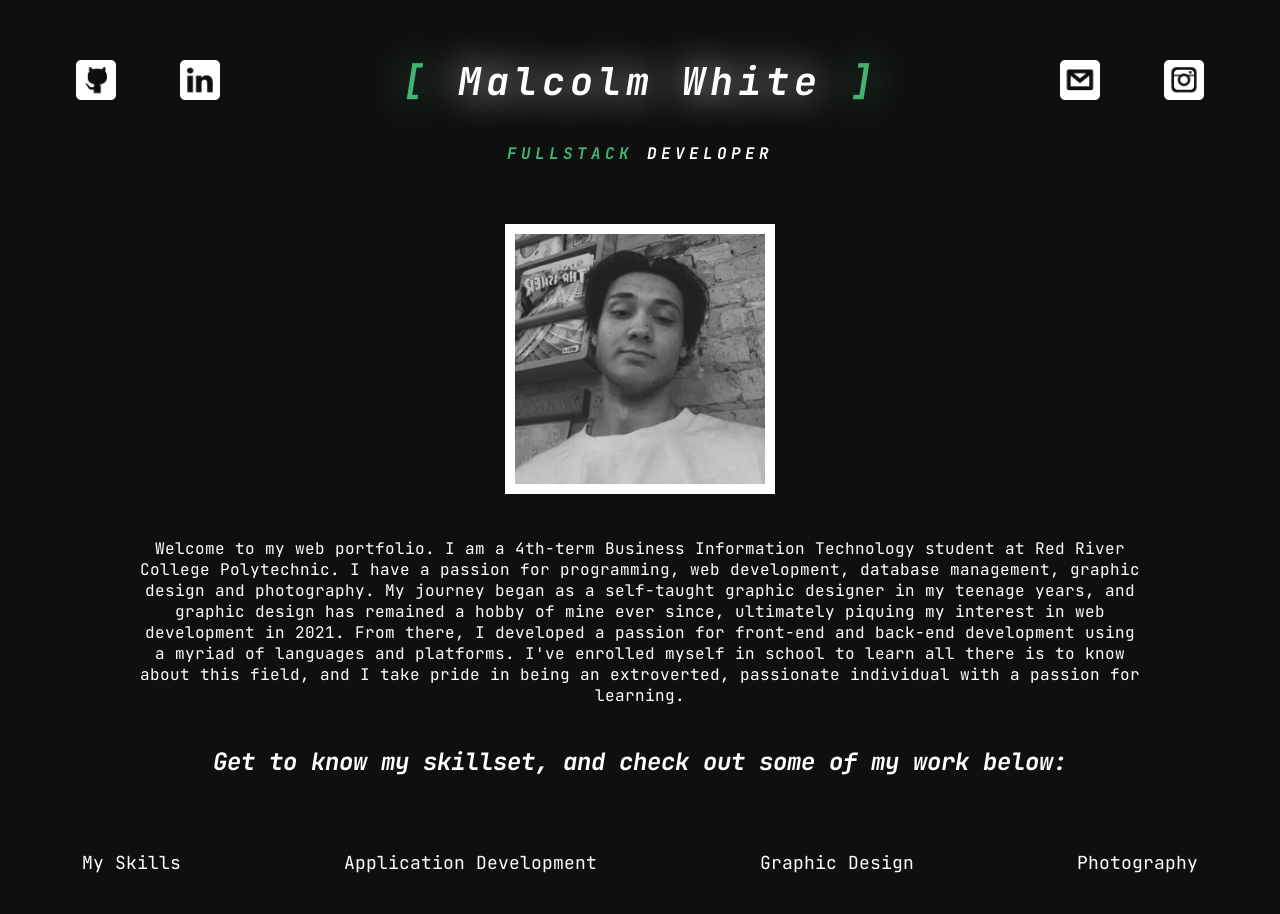
<file: index.html>
<!DOCTYPE html>
<html lang="en">
    <head>
        <meta charset="UTF-8">
        <title>Malcolm White</title>
        <link href="styles.css" rel="stylesheet">
    </head>
    <body>
        <div id="header">
            <div id="link-logos1">
                <a href="https://github.com/Malcsta" target="_blank"><img src="images/github.png" id="github" alt="github logo"></a>
                <a href="https://www.linkedin.com/in/malcolmmgwhite/" target="_blank"><img src="images/linkedin.png" id="linkedin" alt="linkedin logo"></a>
            </div>
            <h1 style="font-size:3vw;"> <span class="greenpar">[</span> Malcolm White <span class="greenpar">]</span> </h1>
            <div id="link-logos2">
                <a href="contact.html"><img src="images/mail.png" id="mail" alt="mail logo"></a>
                <a href="https://www.instagram.com/mm___gw/" target="_blank"><img src="images/insta.png" id="insta" alt="insta logo"></a>
            </div>
        </div>
        <h2 id="fsdev" ><span class="greenpar">FULLSTACK</span> DEVELOPER</h2>
        <div class="bio">
            <img src="images/malcolm.jpg" id="self-portrait" alt="A photo of Malcolm">
            <p id="bio-text">Welcome to my web portfolio. I am a 4th-term Business Information Technology student at Red River College Polytechnic.
            I have a passion for programming, web development, database management, graphic design and photography. 
            My journey began as a self-taught graphic designer in my teenage years, and graphic design has remained a hobby of mine
            ever since, ultimately piquing my interest in web development in 2021. From there, I developed
            a passion for front-end and back-end development using a myriad of languages and platforms. I've enrolled myself in 
            school to learn all there is to know about this field, and I take pride in being an extroverted, passionate individual 
            with a passion for learning.</p>

            <h2 id="getToKnow">Get to know my skillset, and check out some of my work below:</h2>
        </div>
        <div id="skills-div">
            <ul>
                <li><a href="myskills.html">My Skills</a></li>
                <li><a href="softwaredev.html">Application Development</a></li>
                <li><a href="graphicdesign.html">Graphic Design</a></li>
                <li><a href="photography.html">Photography</a></li>
            </ul>
        </div>
    </body>
</html>
</file>
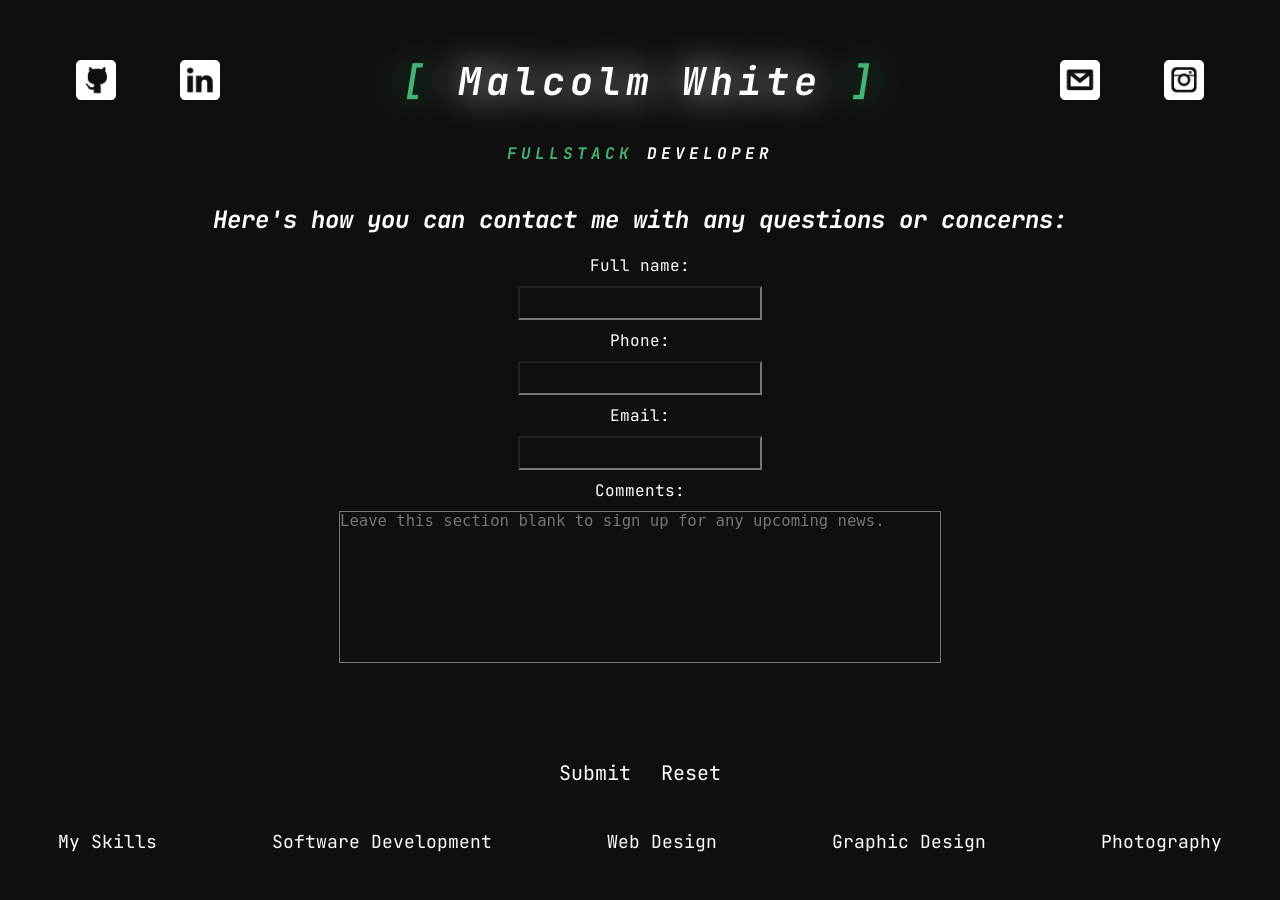
<file: contact.html>
<!DOCTYPE html>
<html lang="en">
<head>
    <meta charset="UTF-8">
    <title>Malcolm White</title>
    <link href="styles.css" rel="stylesheet">
</head>
<body>
    <div id="header">
        <div id="link-logos1">
            <a href="https://github.com/Malcsta" target="_blank"><img src="images/github.png" id="github" alt="github logo"></a>
            <a href="https://www.linkedin.com/in/malcolmmgwhite/" target="_blank"><img src="images/linkedin.png" id="linkedin" alt="linkedin logo"></a>
        </div>
        <h1 style="font-size:3vw;"><a href="index.html"><span class="greenpar">[</span> Malcolm White <span class="greenpar">]</span></a></h1>
        <div id="link-logos2">
            <a href="contact.html"><img src="images/mail.png" id="mail" alt="mail logo"></a>
            <a href="https://www.instagram.com/mm___gw/" target="_blank"><img src="images/insta.png" id="insta" alt="insta logo"></a>
        </div>
    </div>
    <h2 id="fsdev"><span class="greenpar">FULLSTACK</span> DEVELOPER</h2>
    <div class="portfolio">
        <h2 class="portfolio-title">Here's how you can contact me with any questions or concerns:</h2>
    </div>
    <div class="contactSheet">
        <form id="contactForm" action="index.html">
            <div id="contact">
                <p>Full name:</p> <input id="fullName" type="text">
                <p class="error" id="fullName_error">Invalid name</p>
                <p>Phone:</p> <input id="phone" type="text">
                <p class="error" id="phone_error">Invalid phone</p>
                <p>Email:</p> <input id="email" type="text">
                <p class="error" id="email_error">Invalid email</p>
                <p>Comments:</p> <textarea placeholder="Leave this section blank to sign up for any upcoming news." id="comments" cols="100" rows="5"></textarea>
            </div>
            <div id="contactButtons">
                <button type="submit" id="submit">Submit</button>
                <button type="reset" id="reset">Reset</button>
            </div>
        </form>
    </div>
    <div id="skills-div">
        <ul>
            <li><a href="myskills.html">My Skills</a></li>
            <li><a href="softwaredev.html">Software Development</a></li>
            <li><a href="webdesign.html">Web Design</a></li>
            <li><a href="graphicdesign.html">Graphic Design</a></li>
            <li><a href="photography.html">Photography</a></li>
        </ul>
    </div>
    <script src="scripts.js"></script>
</body>
</html>
</file>
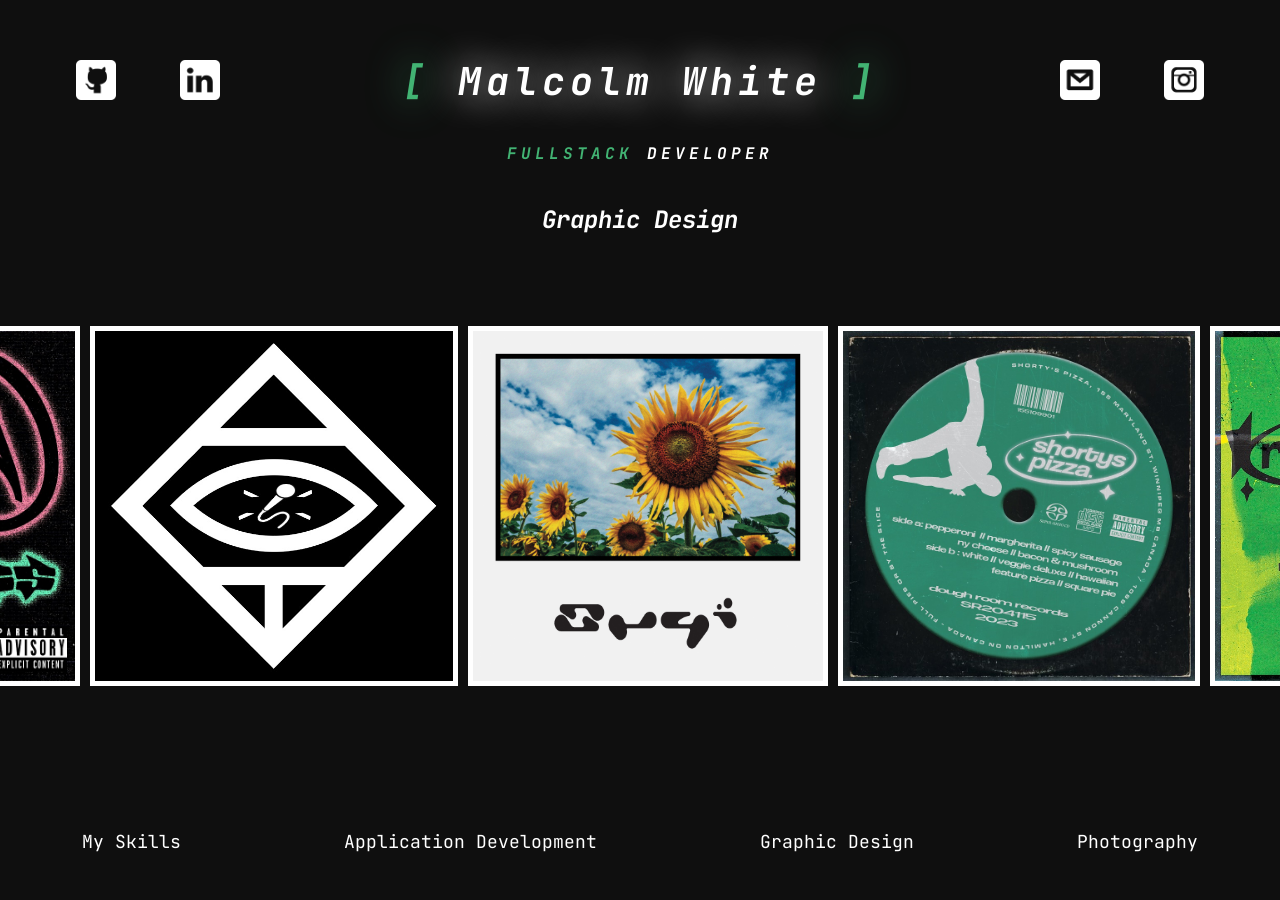
<file: graphicdesign.html>
<!DOCTYPE html>
<html lang="en">
    <head>
        <meta charset="UTF-8">
        <title>Malcolm White</title>
        <link href="styles.css" rel="stylesheet">
    </head>
    <body>
        <div id="header">
            <div id="link-logos1">
                <a href="https://github.com/Malcsta" target="_blank"><img src="images/github.png" id="github" alt="github logo"></a>
                <a href="https://www.linkedin.com/in/malcolmmgwhite/" target="_blank"><img src="images/linkedin.png" id="linkedin" alt="linkedin logo"></a>
            </div>
            <h1 style="font-size:3vw;"><a href="/index.html"> <span class="greenpar">[</span> Malcolm White <span class="greenpar">]</span> </a></h1>
            <div id="link-logos2">
                <a href="contact.html"><img src="images/mail.png" id="mail" alt="mail logo"></a>
                <a href="https://www.instagram.com/mm___gw/" target="_blank"><img src="images/insta.png" id="insta" alt="insta logo"></a>
            </div>
        </div>
        <h2 id="fsdev"><span class="greenpar">FULLSTACK</span> DEVELOPER</h2>
        <div class="portfolio">
            <h2 class="portfolio-title">Graphic Design</h2>
        </div>
        <div class="gdcontent">
            <img src="images/graphicdesign/MISHA1.jpg" id="misha" alt="Malcolm's artwork">
            <img src="images/graphicdesign/ALEX1.jpg" id="alex" alt="Malcolm's artwork">
            <img src="images/graphicdesign/sugi.jpg" id="sugi" alt="Malcolm's artwork">
            <img src="images/graphicdesign/SHORTYS1.jpg" id="shortys" alt="Malcolm's artwork">
            <img src="images/graphicdesign/ryan.jpg" id="ryan" alt="Malcolm's artwork">
        </div>
        <div id="skills-div">
            <ul>
                <li><a href="myskills.html">My Skills</a></li>
                <li><a href="softwaredev.html">Application Development</a></li>
                <li><a href="graphicdesign.html">Graphic Design</a></li>
                <li><a href="photography.html">Photography</a></li>
            </ul>
        </div>
    </body>
</html>
</file>
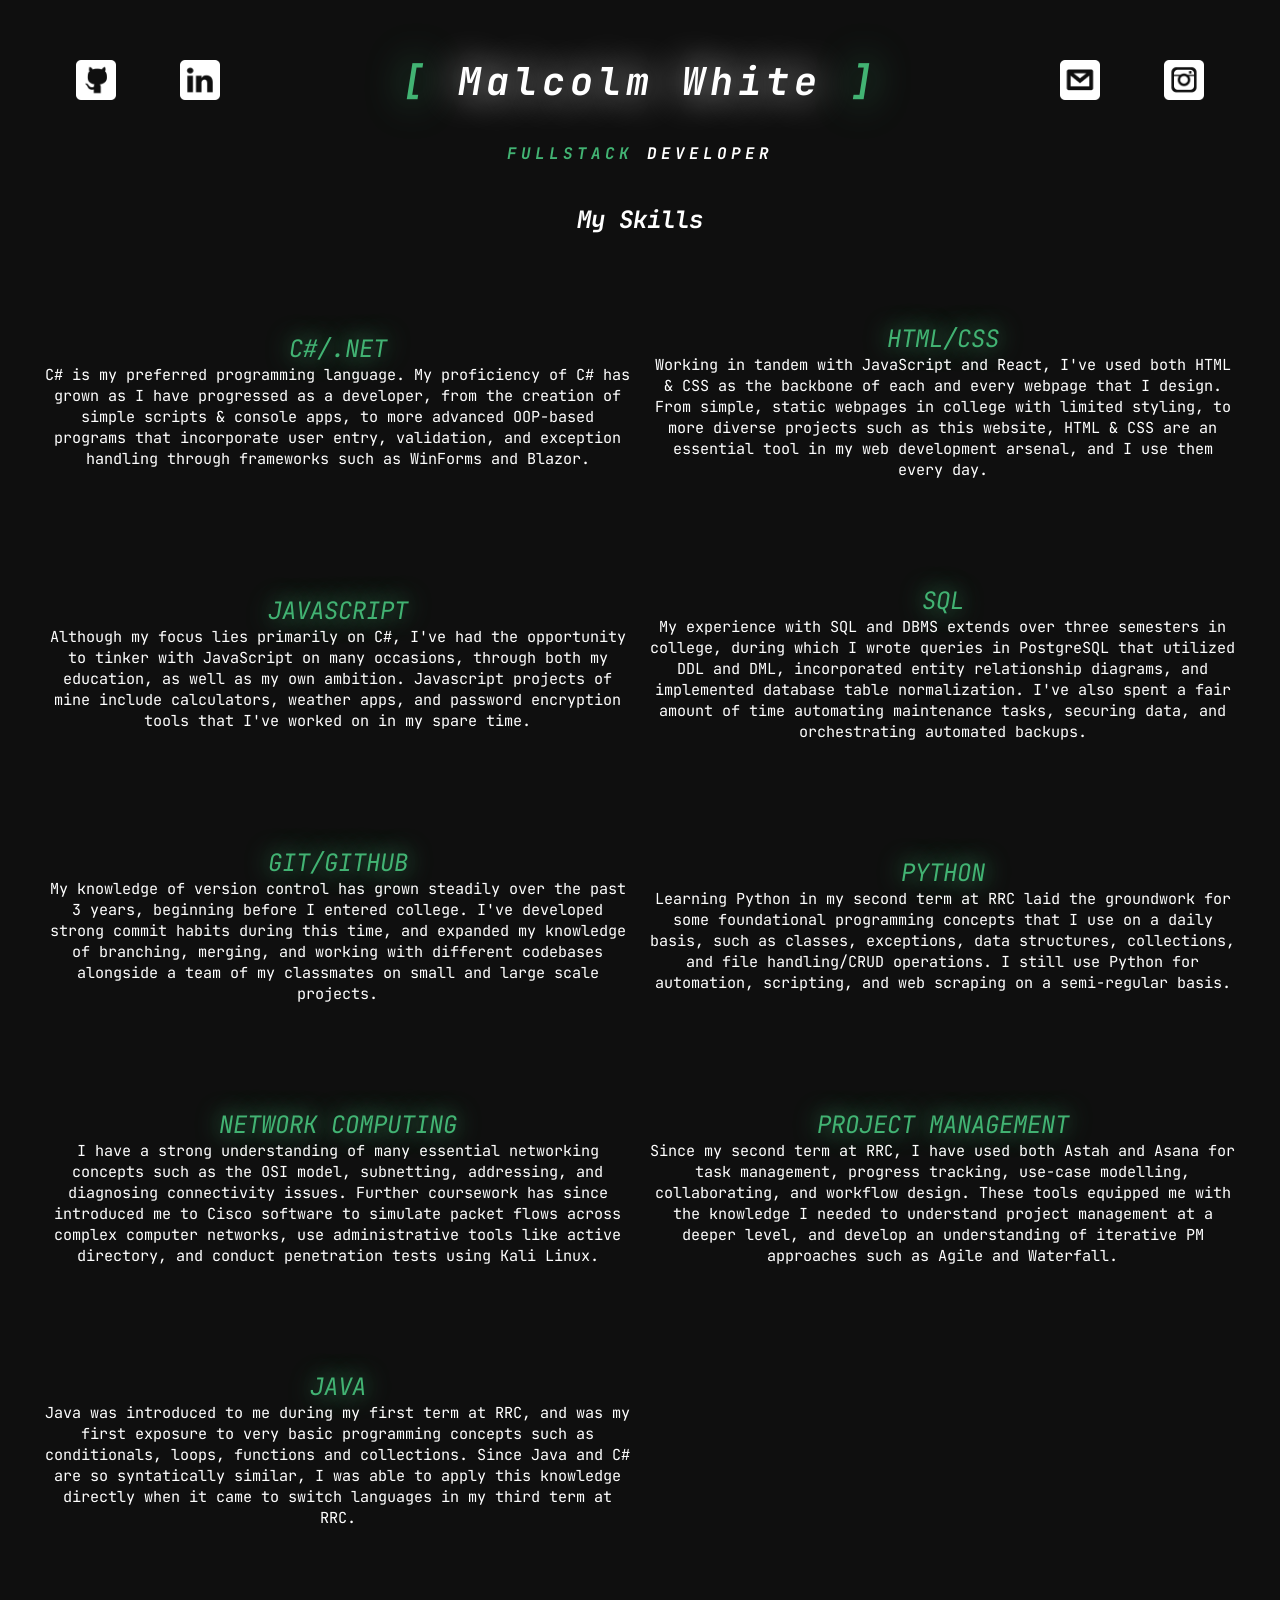
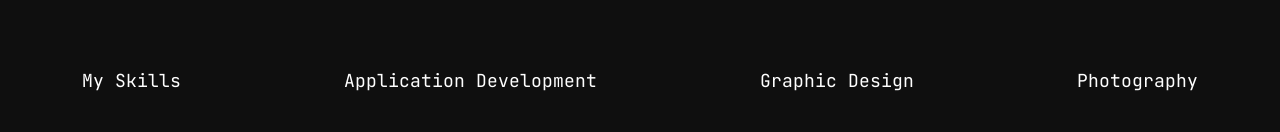
<file: myskills.html>
<!DOCTYPE html>
<html lang="en">
    <head>
        <meta charset="UTF-8">
        <title>Malcolm White</title>
        <link href="styles.css" rel="stylesheet">
    </head>
    <body>
        <div id="header">
            <div id="link-logos1">
                <a href="https://github.com/Malcsta" target="_blank"><img src="images/github.png" id="github" alt="github logo"></a>
                <a href="https://www.linkedin.com/in/malcolmmgwhite/" target="_blank"><img src="images/linkedin.png" id="linkedin" alt="linkedin logo"></a>
            </div>
            <h1 style="font-size:3vw;"><a href="index.html"> <span class="greenpar">[</span> Malcolm White <span class="greenpar">]</span> </a></h1>
            <div id="link-logos2">
                <a href="contact.html"><img src="images/mail.png" id="mail" alt="mail logo"></a>
                <a href="https://www.instagram.com/mm___gw/" target="_blank"><img src="images/insta.png" id="insta" alt="insta logo"></a>
            </div>
        </div>
        <h2 id="fsdev"><span class="greenpar">FULLSTACK</span> DEVELOPER</h2>
        <div class="portfolio">
            <h2 class="portfolio-title">My Skills</h2>
        </div>
        <div class="skill-container">
            <div class="skill"><p class="skill-title">C#/.NET</p>
                <p>C# is my preferred programming language. My proficiency of C# has grown as I have progressed as a developer, from the creation of simple scripts & console apps, to more advanced OOP-based programs that incorporate user entry, validation, and exception handling through frameworks such as WinForms and Blazor.</p>
            </div>
            <div class="skill"><p class="skill-title">HTML/CSS</p>
                <p>Working in tandem with JavaScript and React, I've used both HTML & CSS as the backbone of each and every webpage that I design. From simple, static webpages in college with limited styling, to more diverse projects such as this website, HTML & CSS are an essential tool in my web development arsenal, and I use them every day.</p>
            </div>
            <div class="skill"><p class="skill-title">JAVASCRIPT</p>
                <p>Although my focus lies primarily on C#, I've had the opportunity to tinker with JavaScript on many occasions, through both my education, as well as my own ambition. Javascript projects of mine include calculators, weather apps, and password encryption tools that I've worked on in my spare time.</p>
            </div>
            <div class="skill"><p class="skill-title">SQL</p>
                <p>My experience with SQL and DBMS extends over three semesters in college, during which I wrote queries in PostgreSQL that utilized DDL and DML, incorporated entity relationship diagrams, and implemented database table normalization. I've also spent a fair amount of time automating maintenance tasks, securing data, and orchestrating automated backups.</p>
            </div>
            <div class="skill"><p class="skill-title">GIT/GITHUB</p>
                <p>My knowledge of version control has grown steadily over the past 3 years, beginning before I entered college. I've developed strong commit habits during this time, and expanded my knowledge of branching, merging, and working with different codebases alongside a team of my classmates on small and large scale projects.</p>
            </div>
            <div class="skill"><p class="skill-title">PYTHON</p>
                <p>Learning Python in my second term at RRC laid the groundwork for some foundational programming concepts that I use on a daily basis, such as classes, exceptions, data structures, collections, and file handling/CRUD operations. I still use Python for automation, scripting, and web scraping on a semi-regular basis.</p>
            </div>
            <div class="skill"><p class="skill-title">NETWORK COMPUTING</p>
                <p>I have a strong understanding of many essential networking concepts such as the OSI model, subnetting, addressing, and diagnosing connectivity issues. Further coursework has since introduced me to Cisco software to simulate packet flows across complex computer networks, use administrative tools like active directory, and conduct penetration tests using Kali Linux.</p>
            </div>
            <div class="skill"><p class="skill-title">PROJECT MANAGEMENT</p>
                <p>Since my second term at RRC, I have used both Astah and Asana for task management, progress tracking, use-case modelling, collaborating, and workflow design. These tools equipped me with the knowledge I needed to understand project management at a deeper level, and develop an understanding of iterative PM approaches such as Agile and Waterfall.</p>
            </div>
            <div class="skill"><p class="skill-title">JAVA</p>
                <p>Java was introduced to me during my first term at RRC, and was my first exposure to very basic programming concepts such as conditionals, loops, functions and collections. Since Java and C# are so syntatically similar, I was able to apply this knowledge directly when it came to switch languages in my third term at RRC.</p>
            </div>
        </div>
        <div id="skills-div">
            <ul>
                <li><a href="myskills.html">My Skills</a></li>
                <li><a href="softwaredev.html">Application Development</a></li>
                <li><a href="graphicdesign.html">Graphic Design</a></li>
                <li><a href="photography.html">Photography</a></li>
            </ul>
        </div>
    </body>
</html>
</file>
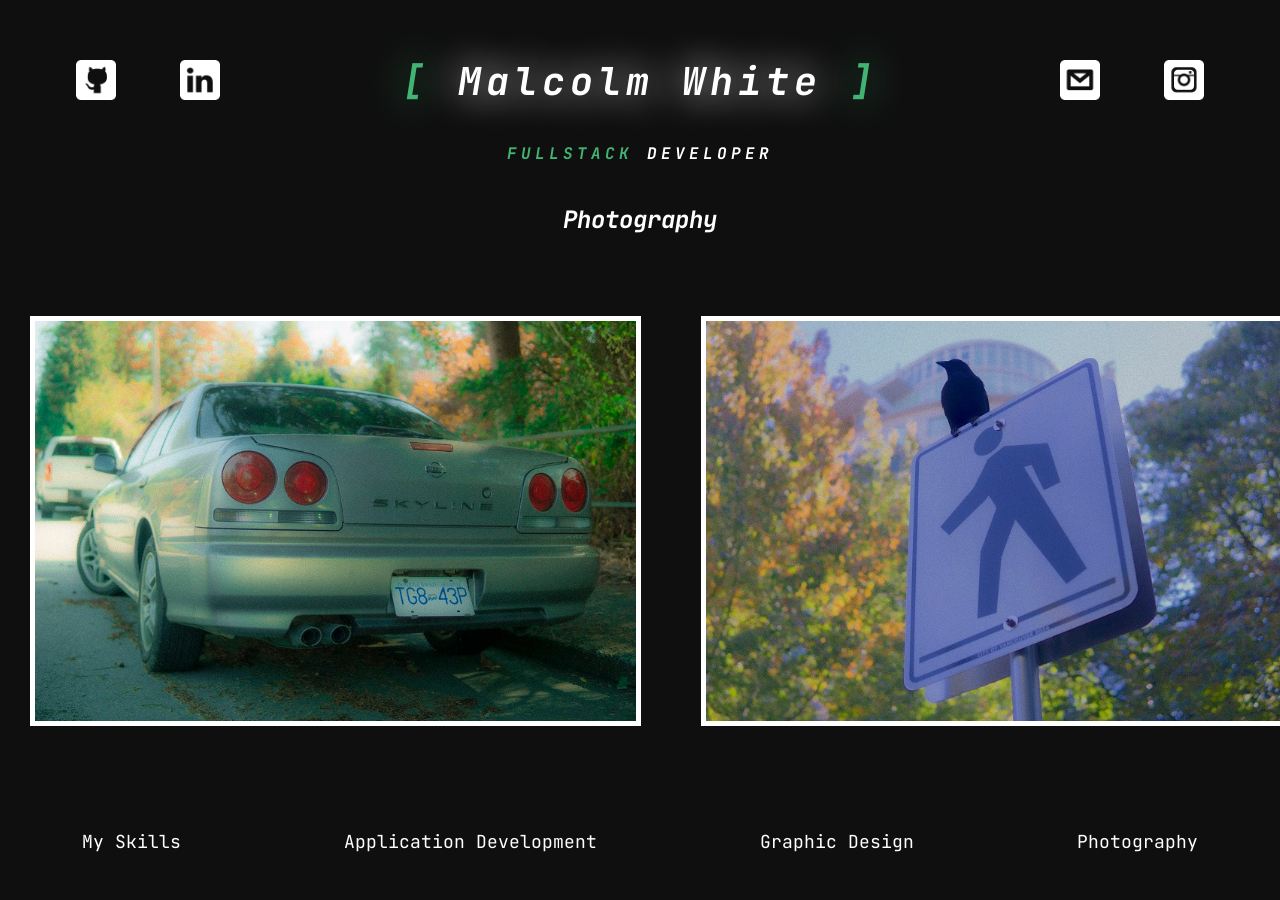
<file: photography.html>
<!DOCTYPE html>
<html lang="en">
    <head>
        <meta charset="UTF-8">
        <title>Malcolm White</title>
        <link href="styles.css" rel="stylesheet">
    </head>
    <body>
        <div id="header">
            <div id="link-logos1">
                <a href="https://github.com/Malcsta" target="_blank"><img src="images/github.png" id="github" alt="github logo"></a>
                <a href="https://www.linkedin.com/in/malcolmmgwhite/" target="_blank"><img src="images/linkedin.png" id="linkedin" alt="linkedin logo"></a>
            </div>
            <h1 style="font-size:3vw;"><a href="index.html"> <span class="greenpar">[</span> Malcolm White <span class="greenpar">]</span> </a></h1>
            <div id="link-logos2">
                <a href="contact.html"><img src="images/mail.png" id="mail" alt="mail logo"></a>
                <a href="https://www.instagram.com/mm___gw/" target="_blank"><img src="images/insta.png" id="insta" alt="insta logo"></a>
            </div>
        </div>
        <h2 id="fsdev"><span class="greenpar">FULLSTACK</span> DEVELOPER</h2>
        <div class="portfolio">
            <h2 class="portfolio-title">Photography</h2>
        </div>
        <span class="photoContent">
            <img src="images/colour_photos/skyline.jpg" id="skyline" alt="Malcolm's Photography">
            <img src="images/colour_photos/bird.jpg" id="bird" alt="Malcolm's Photography">
            <img src="images/colour_photos/bean.jpg" id="bean" alt="Malcolm's Photography">
            <img src="images/colour_photos/bier.jpg" id="bier" alt="Malcolm's Photography">
            <img src="images/colour_photos/bmw.jpg" id="tim" alt="Malcolm's Photography">
            <img src="images/colour_photos/gallery.jpg" id="gallery" alt="Malcolm's Photography">
            <img src="images/colour_photos/romance.jpg" id="romance" alt="Malcolm's Photography">
            <img src="images/colour_photos/street.jpg" id="street" alt="Malcolm's Photography">
            <img src="images/colour_photos/plane.jpg" id="plane" alt="Malcolm's Photography">
            <img src="images/colour_photos/subway.jpg" id="subway" alt="Malcolm's Photography">
            <img src="images/colour_photos/lev.jpg" id="lev" alt="Malcolm's Photography">
            <img src="images/colour_photos/tim.jpg" id="tim" alt="Malcolm's Photography">

        </span>
        <div id="skills-div">
            <ul>
                <li><a href="myskills.html">My Skills</a></li>
                <li><a href="softwaredev.html">Application Development</a></li>
                <li><a href="graphicdesign.html">Graphic Design</a></li>
                <li><a href="photography.html">Photography</a></li>
            </ul>
        </div>
        <script src="scripts.js"></script>
    </body>
</html>
</file>
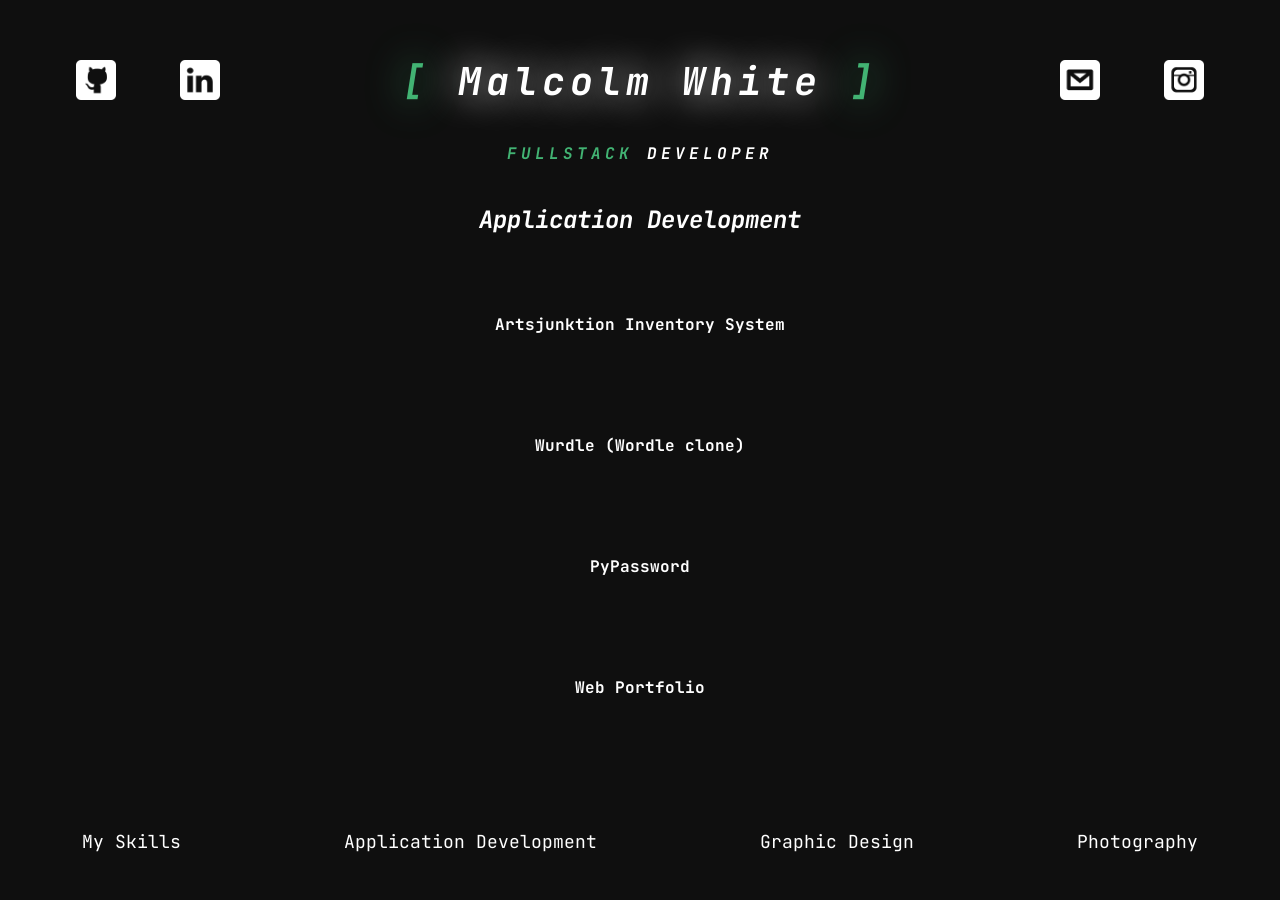
<file: softwaredev.html>
<!DOCTYPE html>
<html lang="en">
    <head>
        <meta charset="UTF-8">
        <title>Malcolm White</title>
        <link href="styles.css" rel="stylesheet">
    </head>
    <body>
        <div id="header">
            <div id="link-logos1">
                <a href="https://github.com/Malcsta" target="_blank"><img src="images/github.png" id="github" alt="github logo"></a>
                <a href="https://www.linkedin.com/in/malcolmmgwhite/" target="_blank"><img src="images/linkedin.png" id="linkedin" alt="linkedin logo"></a>
            </div>
            <h1 style="font-size:3vw;"><a href="index.html"> <span class="greenpar">[</span> Malcolm White <span class="greenpar">]</span> </a></h1>
            <div id="link-logos2">
                <a href="contact.html"><img src="images/mail.png" id="mail" alt="mail logo"></a>
                <a href="https://www.instagram.com/mm___gw/" target="_blank"><img src="images/insta.png" id="insta" alt="insta logo"></a>
            </div>
        </div>
        <h2 id="fsdev"><span class="greenpar">FULLSTACK</span> DEVELOPER</h2>
        <div class="portfolio">
            <h2 class="portfolio-title">Application Development</h2>
        </div>
        <span class="hFcontent">
            <a href="https://github.com/Malcsta/InventorySystem">Artsjunktion Inventory System</a>
            <a href="https://github.com/Malcsta/csWurdle">Wurdle (Wordle clone)</a>
            <a href="https://github.com/Malcsta/password_generator">PyPassword</a>
            <a href="https://github.com/Malcsta/Malcsta.github.io">Web Portfolio</a>
        </span>
        <div id="skills-div">
            <ul>
                <li><a href="myskills.html">My Skills</a></li>
                <li><a href="softwaredev.html">Application Development</a></li>
                <li><a href="graphicdesign.html">Graphic Design</a></li>
                <li><a href="photography.html">Photography</a></li>
            </ul>
        </div>
    </body>
</html>
</file>
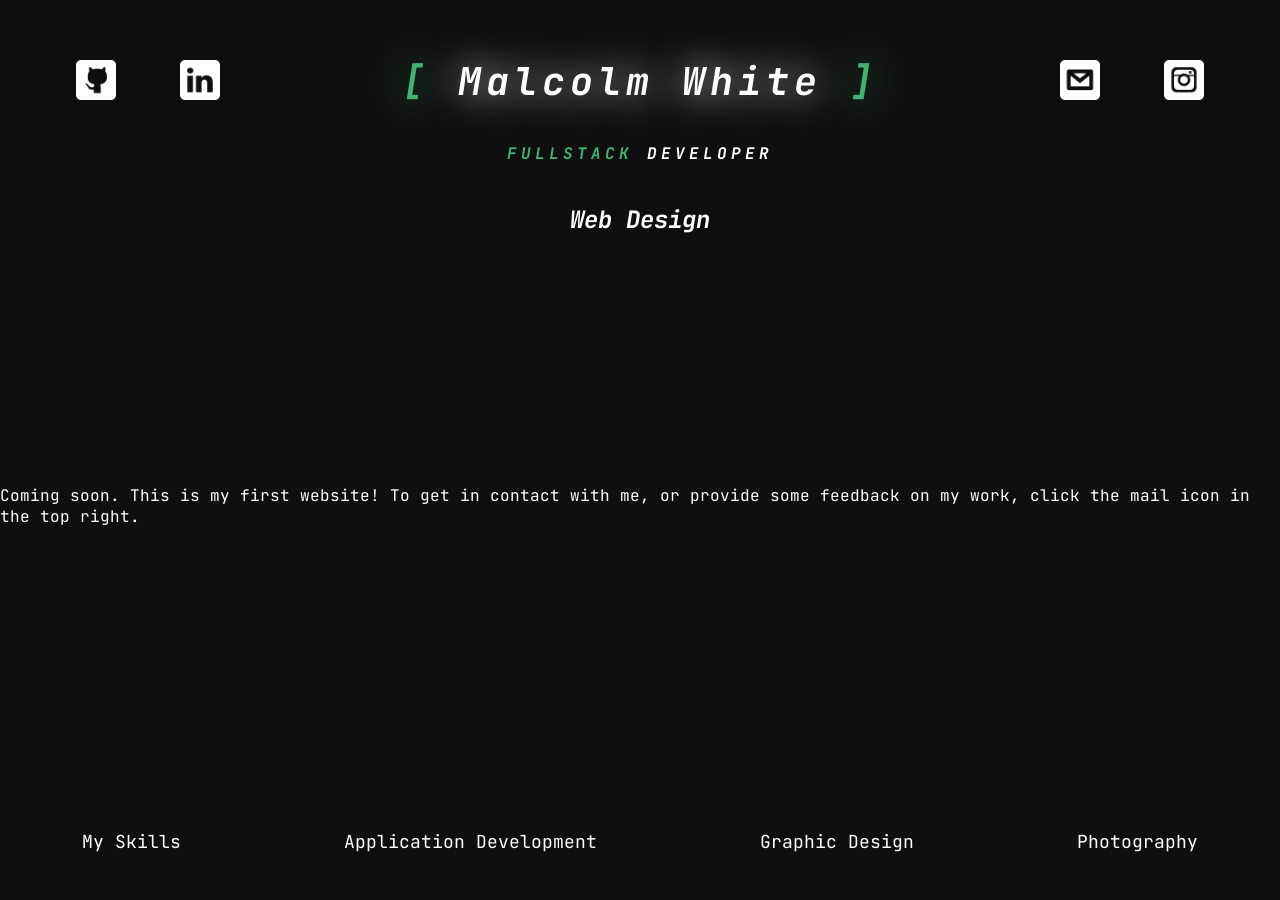
<file: webdesign.html>
<!DOCTYPE html>
<html lang="en">
    <head>
        <meta charset="UTF-8">
        <title>Malcolm White</title>
        <link href="styles.css" rel="stylesheet">
    </head>
    <body>
        <div id="header">
            <div id="link-logos1">
                <a href="https://github.com/Malcsta" target="_blank"><img src="images/github.png" id="github" alt="github logo"></a>
                <a href="https://www.linkedin.com/in/malcolmmgwhite/" target="_blank"><img src="images/linkedin.png" id="linkedin" alt="linkedin logo"></a>
            </div>
            <h1 style="font-size:3vw;"><a href="index.html"> <span class="greenpar">[</span> Malcolm White <span class="greenpar">]</span> </a></h1>
            <div id="link-logos2">
                <a href="contact.html"><img src="images/mail.png" id="mail" alt="mail logo"></a>
                <a href="https://www.instagram.com/mm___gw/" target="_blank"><img src="images/insta.png" id="insta" alt="insta logo"></a>
            </div>
        </div>
        <h2 id="fsdev"><span class="greenpar">FULLSTACK</span> DEVELOPER</h2>
        <div class="portfolio">
            <h2 class="portfolio-title">Web Design</h2>
        </div>
        <p class="content">Coming soon. This is my first website! To get in contact with me, or provide some feedback on my work, click the mail icon in the top right.</p>
        <div id="skills-div">
            <ul>
                <li><a href="myskills.html">My Skills</a></li>
                <li><a href="softwaredev.html">Application Development</a></li>
                <li><a href="graphicdesign.html">Graphic Design</a></li>
                <li><a href="photography.html">Photography</a></li>
            </ul>
        </div>
    </body>
</html>
</file>
<file: styles.css>
@import url('https://fonts.googleapis.com/css2?family=JetBrains+Mono:ital,wght@0,100..800;1,100..800&display=swap');


* {
    background-color:#0f0f0f;
    margin: 0;
    padding: 0%;
    
}

body {
    overflow: hidden;
}

#header {
    display: flex;
    align-items: center;
    justify-content: space-between;
    white-space: nowrap;
    padding: 1rem;
}

h1 a {
    color: white;
    text-decoration: none;
}

.portfolio-title {
    font-family: "Jetbrains mono";
    color: white;
    display: flex;
    align-items: center;
}

.portfolio {
    display: flex;
    justify-content: center;
    animation: textFadeIn ease 0.3s;
}

#github, #linkedin {
    width: 40px;
    margin-top: 40px;
    margin-left: 60px;
}

#mail, #insta {
    width: 40px;
    margin-top: 40px;
    margin-right: 60px;
}

@keyframes pageFadeIn {
    0%{
        opacity: 0;
    }
    100%{
        opacity: 1;
    }
}

#misha, #shortys, #alex, #ryan, #outlaws, #sugi {
    height: 350px;
    vertical-align: middle;
    border: solid white 5px;
    margin-left: 10px;
    animation: pageFadeIn ease 1s;
}

#fsdev {
    font-family: "Jetbrains mono";
    color: #FFFFFF;
    font-size: medium;
    text-align: center;
    margin-top: 20px;
    letter-spacing: 4px;
}

h1{
    font-family: "Jetbrains mono";
    font-style: italic;
    font-weight: bolder;
    
    position: relative;
    margin: auto;
    text-align: center;
    padding-top: 40px;
    justify-content: center;
    color: #FFFFFF;
    font-size: 3em;
    letter-spacing: 5px;
    text-shadow: 0 0 1em currentColor;
}

.greenpar {
    color: #42b373; /* #5a90d1 also works well here. */
}

 ul {
    font-family: "Jetbrains mono";
    color: #FFFFFF;
    font-size: large;
    display: flex;
    list-style: none;
    justify-content: space-around;
    padding-top: 44px;
    padding-bottom: 40px;
}

ul li a {
    text-decoration: none;
    color: #FFFFFF;
    display: inline-block;
    transition: color 0.15s ease;
}

ul li a:hover {
    color: #42b373;
    animation-duration: 0.3ms ;
    cursor: pointer;
    transform: scale(1.1);
    transition: transform 0.2s ease;
    text-shadow: 0 0 1em currentColor;
}

ul li a:not(:hover) {
    transform: scale(1);
    transition: transform 0.2s ease; 
}

.bio {
    animation: pageFadeIn ease 1s;
    display: flex;
    flex-direction: column;
    align-items: center;
    font-family: "Jetbrains mono";
    color: #FFFFFF;
    text-align: center;
    margin-top: 90px;
    padding-bottom: 10px;
}

#bio-text {
    animation: pageFadeIn ease 1s;
    width: 1000px;
    display: flex;
    align-items: center;
}

#github:hover, #linkedin:hover, #mail:hover, #insta:hover {
    animation-duration: 0.3ms;
    cursor: pointer;
    transform: scale(1.1);
    transition: transform 0.2s ease;
    box-shadow: 0 0 4em #42b373;
}

#github:not(:hover), #linkedin:not(:hover), #mail:not(:hover), #insta:not(:hover) {
    transform: scale(1);
    transition: transform 0.2s ease; 
}

h2 {
    font-style: italic;
    margin: 20px;
}

.bio #self-portrait {
    width: 250px;
    display: flex;
    align-items: center;
    margin-top: -30px;
    margin-bottom: 44px;
    border: solid 10px;
    border-color: #FFFFFF;
}

.content {
    display: flex;
    justify-content: center;
    align-items: center;
    font-family: "Jetbrains mono";
    color: white;
    height: 501px;
    animation: pageFadeIn ease 1s;
    padding-bottom: 30px;
}

.gdcontent {
    display: flex;
    justify-content: center;
    align-items: center;
    font-family: "Jetbrains mono";
    color: white;
    height: 501px;
    animation: pageFadeIn ease 1s;
    padding-bottom: 30px;
    overflow: hidden;
    place-items: center;    
}

.photoContent {
    display: flex;
    height: auto;
    overflow-x: hidden;
    align-items: center;
    white-space: nowrap;
    color: white;
    animation: textFadeIn 0.4s ease;
    padding-top: 61px;
    padding-bottom: 60px;
    position: relative;
}

.photoContent img {
    flex: none;
    width: auto;
    height: auto; 
    margin-right: 30px; /* Space between images */
}

#bean, 
#bier, 
#gallery, 
#romance, 
#street, 
#subway, 
#lev, 
#tim,
#bird,
#bmw,
#skyline,
#plane {
    animation: pageFadeIn ease 1s;
    height: 400px;
    vertical-align: middle;
    border: solid white 5px;
    margin-left: 30px;
}

.skill-container {
    font-family: "Jetbrains mono";
    color: white;
    display: grid;
    align-items: center;
    grid-template-columns: repeat(3, 1fr);
    gap: 10px; 
    padding: 20px;
    padding-bottom: 50px;
    width: 1800px;
    height: 461px;
    margin: 0 auto;
    animation: pageFadeIn ease 1s;
}

.skill {
    padding: 5px;
    text-align: center;
    font-size: 0.95em;
    animation: pageFadeIn ease 1s;
}

.skill-title {
    font-size: x-large;
    color: #42b373; 
    font-style: italic; 
    text-shadow: 0 0 1em currentColor;
    animation: pageFadeIn ease 1s;
}

.sFcontent {
    display: flex;
    text-align: center;
    justify-content: center;
    font-family: "Jetbrains mono";
    color: white;
    height: 501px;
    padding-bottom: 30px;
    animation: pageFadeIn ease 1s;
}

.hFcontent {
    display: flex;
    flex-direction: column; /* Makes children stack vertically */
    text-align: center;
    justify-content: center;
    font-family: "Jetbrains mono";
    color: white;
    height: 501px;
    padding-bottom: 30px;
    animation: pageFadeIn ease 1s;
}

.hFcontent a {
    margin: 50px;
    text-decoration: none;
    color: #ffffff;
    font-size: 16px;
    font-weight: bold;
}

.hFcontent a:hover {
    color: #42b373;
    animation-duration: 3ms;
    transform: scale(1.1);
    transition: transform 0.2s ease;
    text-shadow: 0 0 1em currentColor;
}

.contactsheet {
    display: flex;
    text-align: center;
    justify-content: center;
}

#contact {
    text-align: center;
    justify-content: center;
    font-family: "Jetbrains Mono";
    color: #FFFFFF;
    height: 505px;
}

#fullName, #phone, #email {
    height: 30px;
    margin: 10px;
    font-size: larger;
    color: #FFFFFF;
}

#fullName_error, #phone_error, #email_error {
    color: #c01f5d;  
}

#comments {
    height: 150px;
    width: 600px;
    margin: 10px;
    font-size: larger;
    color: #FFFFFF;
    resize:none;
}

.error {
    height: 30px;
}

#contactButtons {
    color: #FFFFFF;
    font-family: "Jetbrains Mono";
    font-size: 20px;
    display: flex;
    justify-content: center;
}

#contactButtons a {
    text-decoration: none;
    color: #FFFFFF;
    padding-left: 30px;
    padding-right: 30px;
}

#submit, #reset {
    text-decoration: none;
    font-family: "Jetbrains Mono";
    color: #FFFFFF;
    font-size: 20px;
    border: none;
    padding-left: 15px;
    padding-right: 15px;
    cursor: pointer;
}

#submit:hover {
    color: #42b373;
    animation-duration: 3ms;
    transform: scale(1.1);
    transition: transform 0.2s ease;
    text-shadow: 0 0 1em currentColor;
}

#reset:hover {
    color: #c01f5d;
    animation-duration: 3ms;
    transform: scale(1.1);
    transition: transform 0.2s ease;
    text-shadow: 0 0 1em currentColor;
}

#getToKnow {
    padding-top: 20px;
}

@media (max-width: 1000px) {
    #link-logos1, #link-logos2 {
        transform: scale(0.5);
    }
    #misha, #alex, #shortys, #ryan {
        transform: scale(0.5);
    }

    #mail, #insta, #github, #linkedin {
        display: flex;
    }
}

@media (max-width: 1900px) {
    .skill-container {
        display: grid;
        width: 1200px;
        height: 1300px;
        grid-template-columns: repeat(2, 1fr);
    }
}

@media (max-width: 1200px) {
    .skill-container {
        display: grid;
        width: 400px;
        height: 2050px;
        grid-template-columns: repeat(1, 1fr);
    }

    #link-logos1, #link-logos2 {
        transform: scale(0.8);
    }
}
</file>
